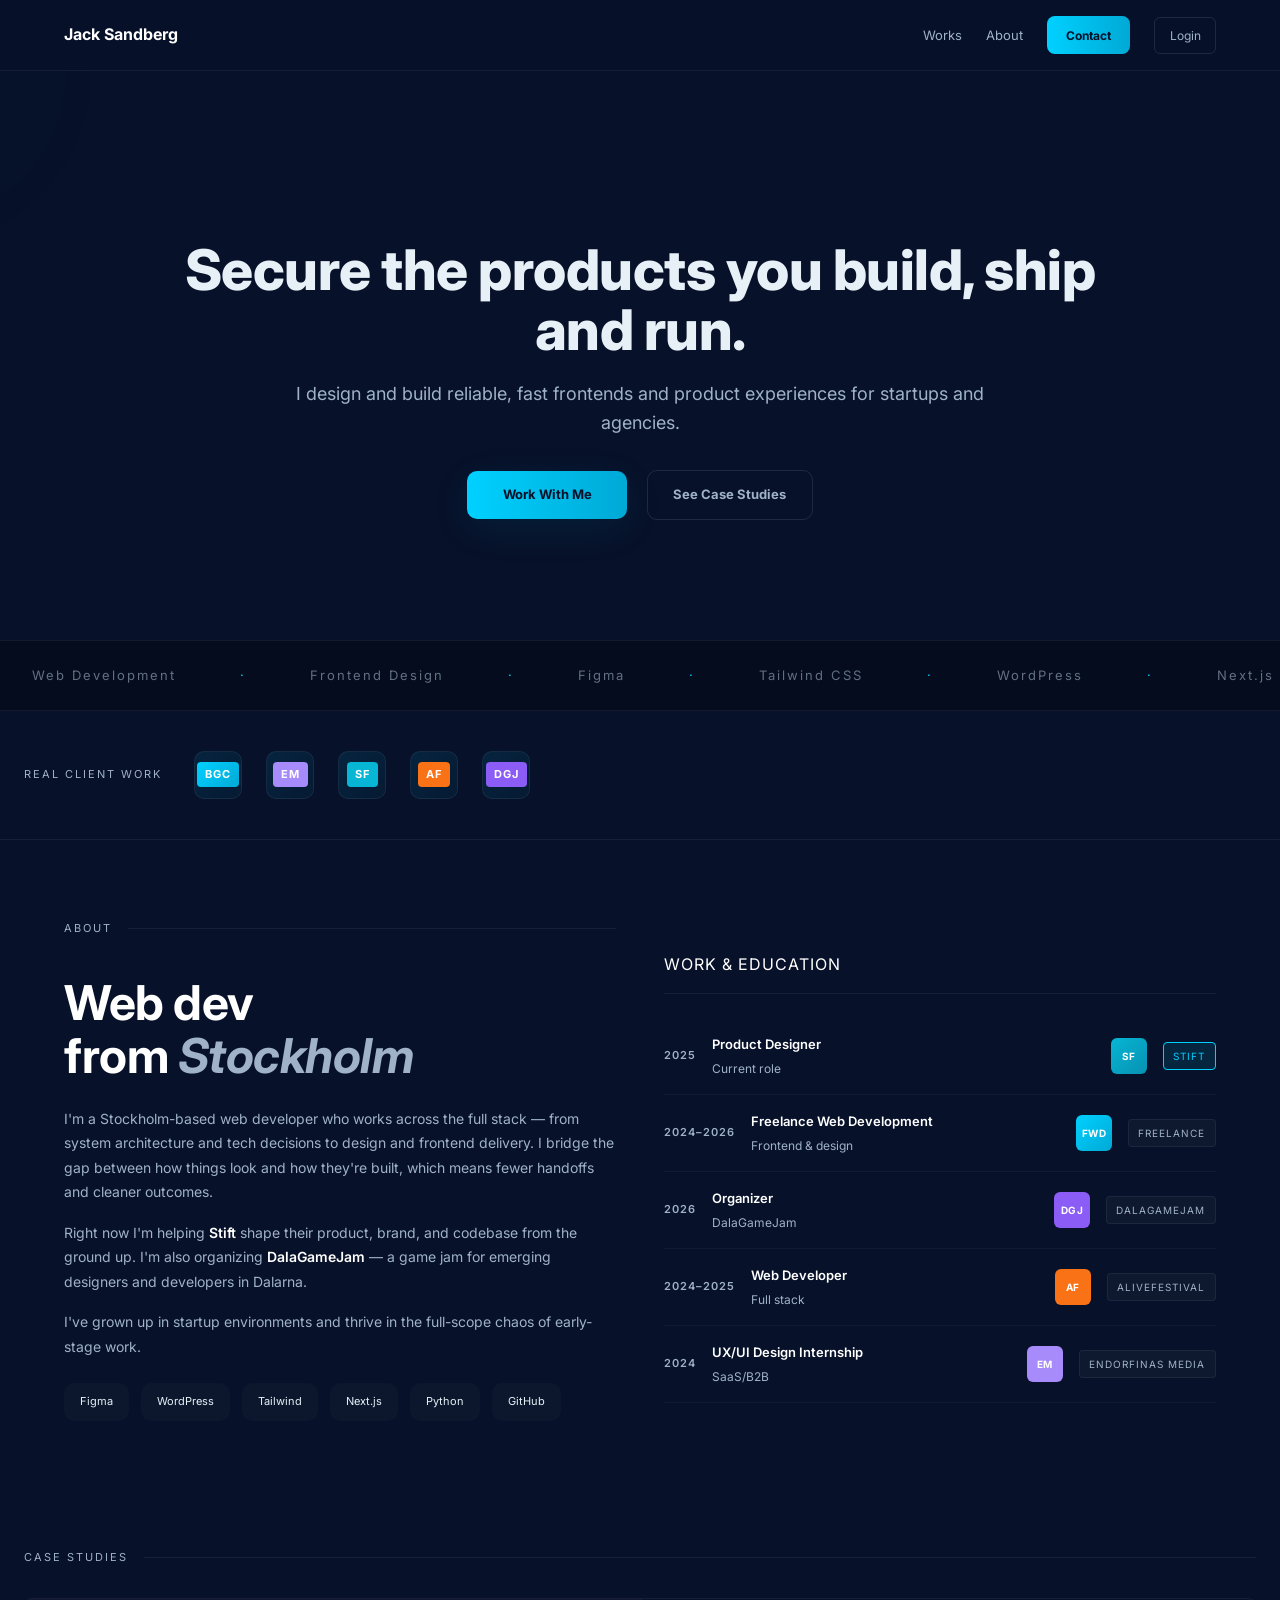
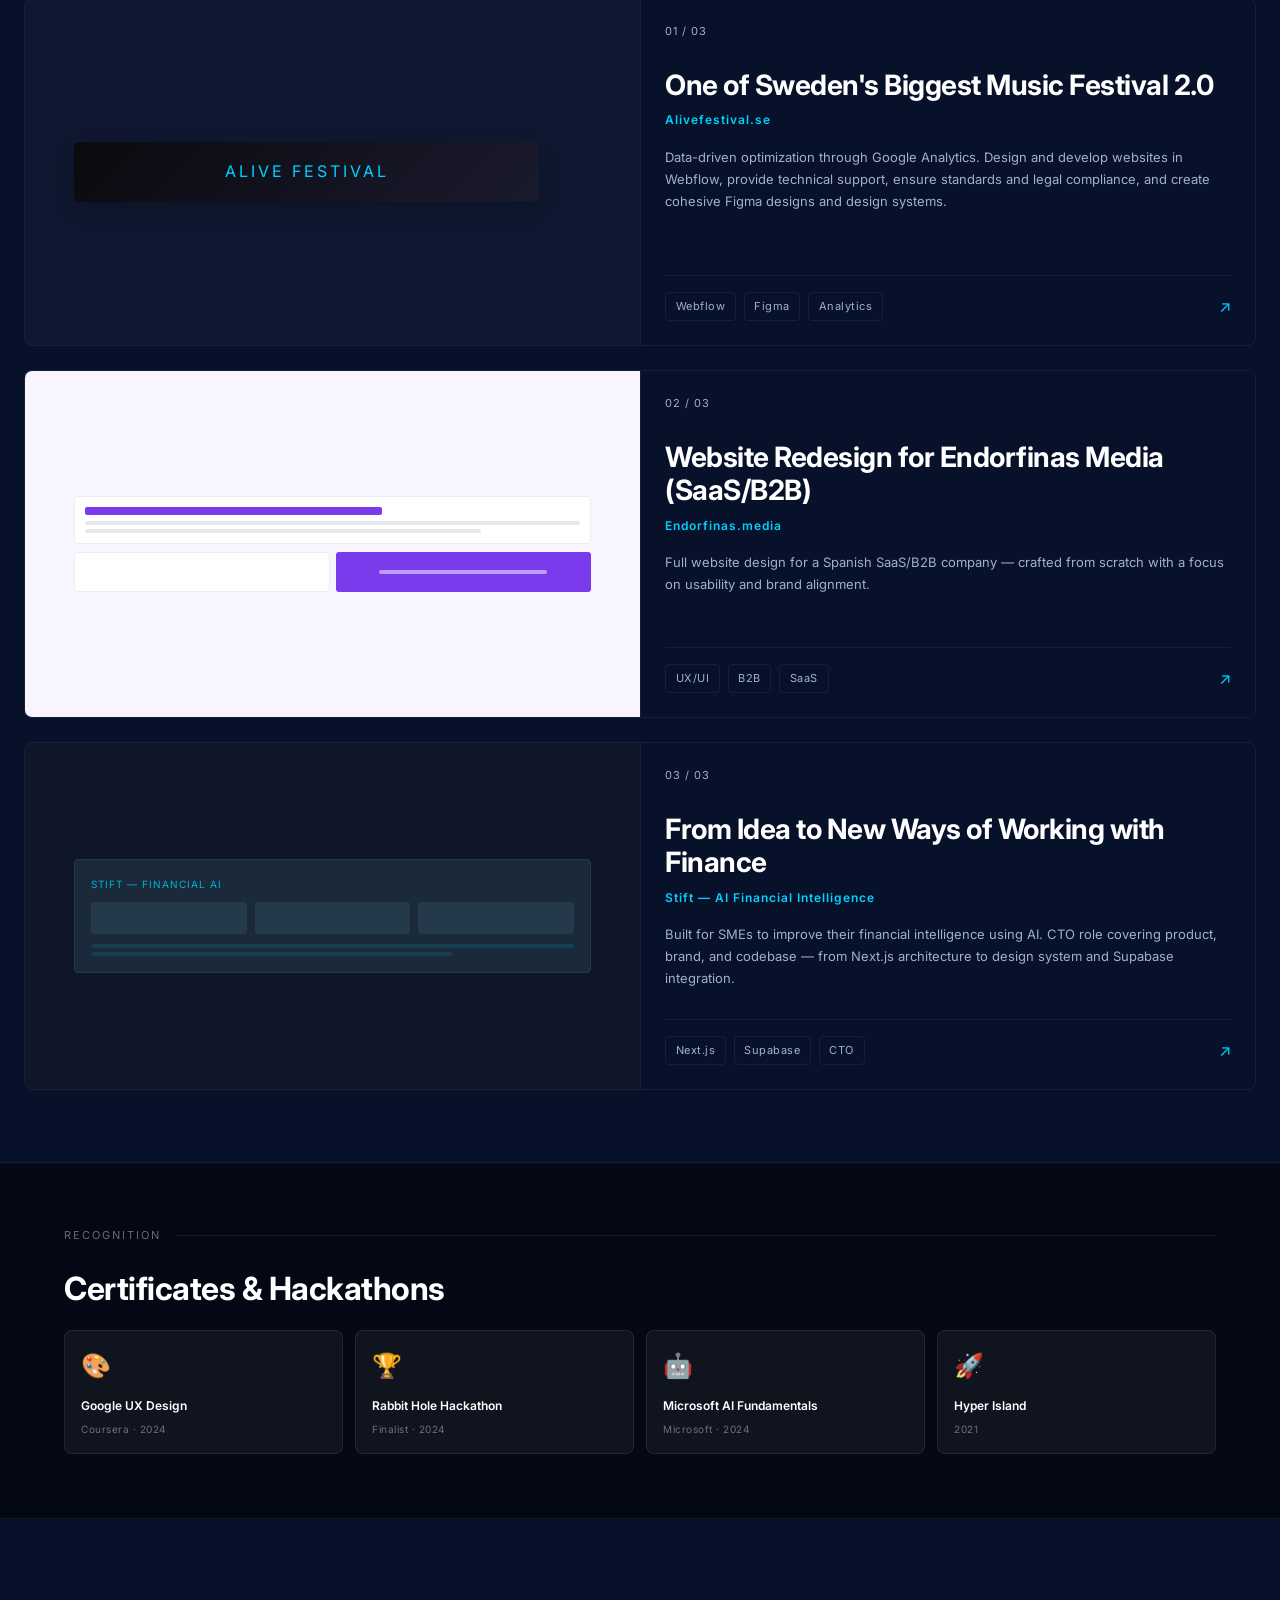
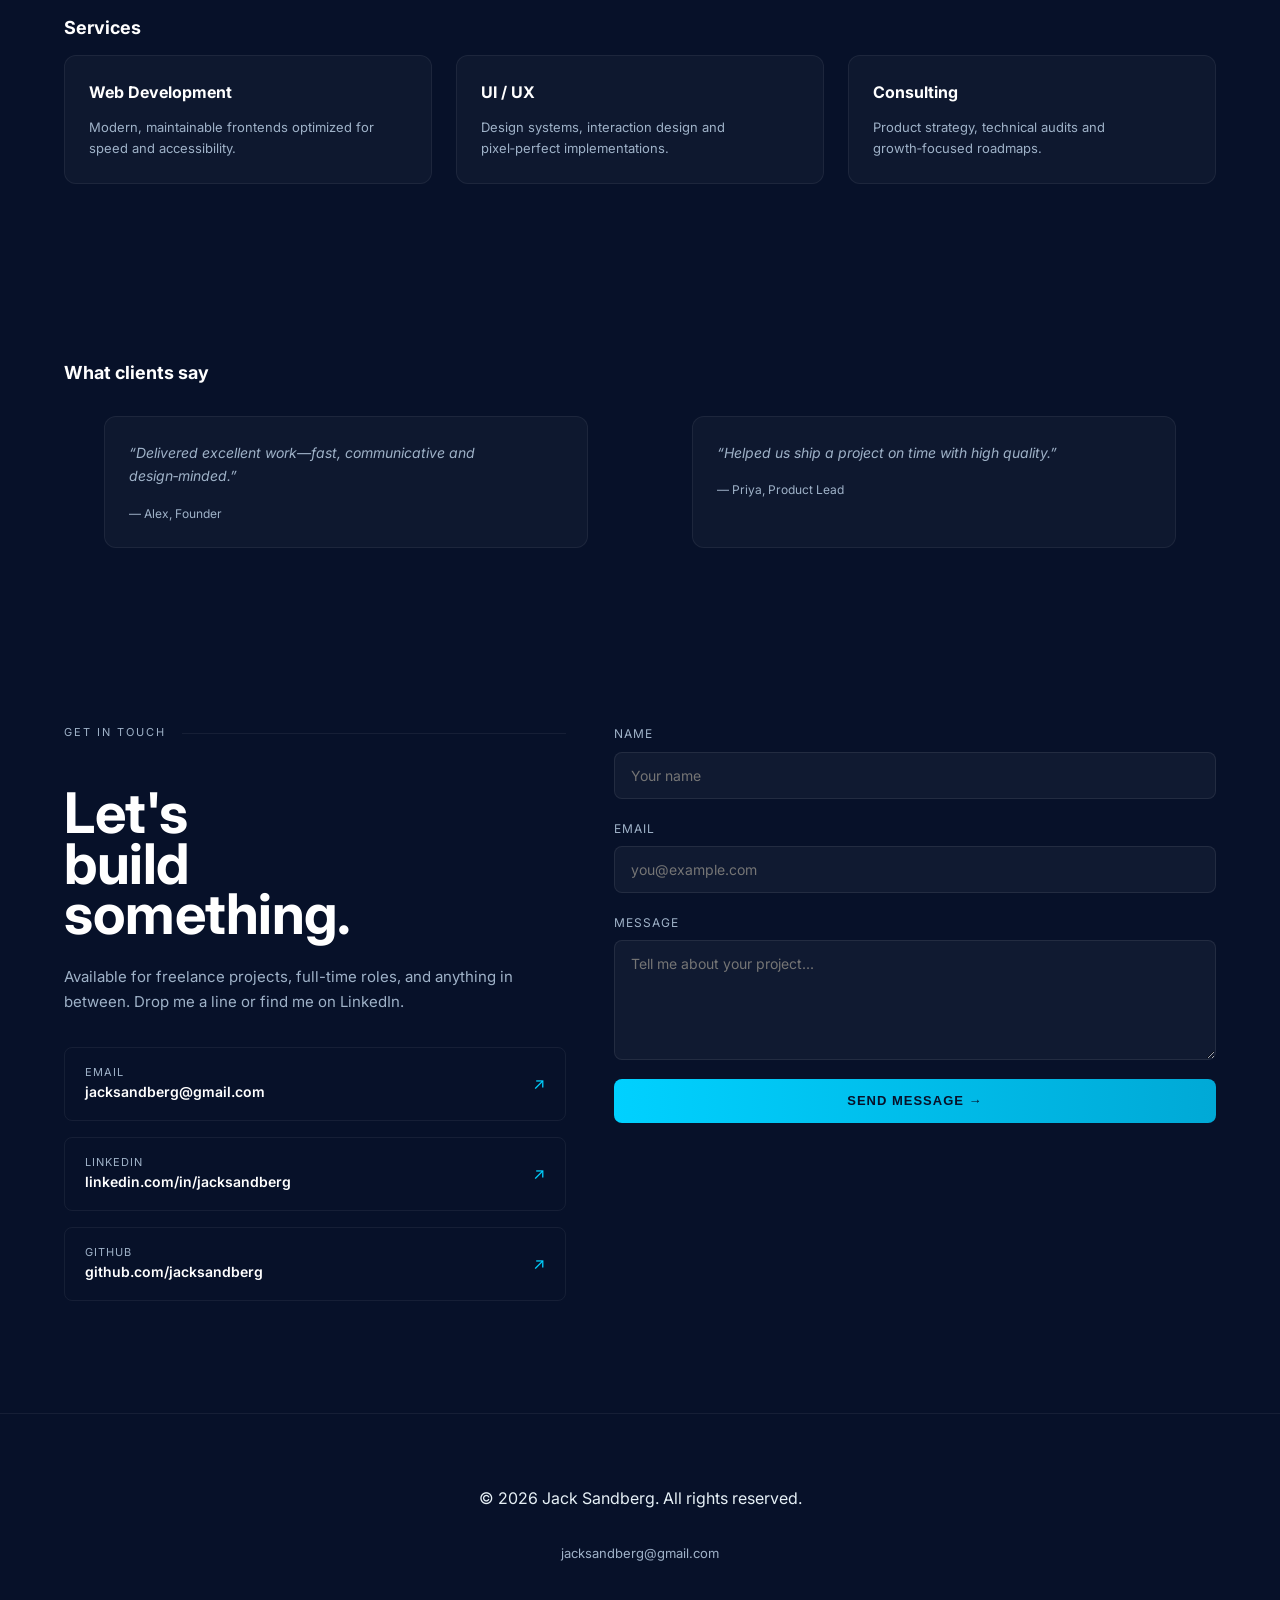
<file: index.html>
<!doctype html>
<html lang="en">
<head>
  <meta charset="utf-8">
  <meta name="viewport" content="width=device-width, initial-scale=1">
  <title>Jane Developer — Web Developer & Consultant</title>
  <meta name="description" content="Freelance frontend developer specializing in web apps, UX and performance.">
  <link rel="preconnect" href="https://fonts.gstatic.com" crossorigin>
  <link href="https://fonts.googleapis.com/css2?family=Inter:wght@300;400;600;700;900&display=swap" rel="stylesheet">
  <link rel="stylesheet" href="css/style.css">
</head>
<body>
  <header class="site-header">
    <div class="container header-inner">
      <a class="brand" href="#">Jack Sandberg</a>
      <nav class="nav">
        <a href="#works">Works</a>
        <a href="#about">About</a>
        <a href="#contact" class="cta">Contact</a>
        <a href="#" class="login">Login</a>
      </nav>
    </div>
  </header>

  <main>
    <!-- Hero -->
    <section class="hero" id="home">
      <div class="hero-inner container">
        <div class="hero-center">
          <h1 class="hero-title">Secure the products you build, ship and run.</h1>
          <p class="hero-sub">I design and build reliable, fast frontends and product experiences for startups and agencies.</p>
          <div class="hero-ctas">
            <a class="btn primary" href="#contact">Work With Me</a>
            <a class="btn ghost" href="#works">See Case Studies</a>
          </div>
        </div>
      </div>
      <div class="hero-bg">
        <div class="float-shape s1"></div>
        <div class="float-shape s2"></div>
      </div>
    </section>

    <!-- Marquee (from inspo) -->
    <div class="marquee-wrap">
      <div class="marquee-track">
        <span>Web Development</span><span class="hi">·</span>
        <span>Frontend Design</span><span class="hi">·</span>
        <span>Figma</span><span class="hi">·</span>
        <span>Tailwind CSS</span><span class="hi">·</span>
        <span>WordPress</span><span class="hi">·</span>
        <span>Next.js</span><span class="hi">·</span>
        <span>SEO & Conversion</span><span class="hi">·</span>
        <span>System Architecture</span><span class="hi">·</span>
        <span>Stockholm, Sweden</span><span class="hi">·</span>
      </div>
    </div>

    <!-- Clients -->
    <div class="clients">
      <span class="clients-label">Real client work</span>
      <div class="clients-logos">
        <div class="client-logo"><span class="client-logo-txt">BGC</span></div>
        <div class="client-logo"><span class="client-logo-txt" style="background:#a78bfa">EM</span></div>
        <div class="client-logo"><span class="client-logo-txt" style="background:#06b6d4">SF</span></div>
        <div class="client-logo"><span class="client-logo-txt" style="background:#f97316">AF</span></div>
        <div class="client-logo"><span class="client-logo-txt" style="background:#8b5cf6">DGJ</span></div>
      </div>
    </div>

    <!-- About (merged from inspo) -->
    <section class="about" id="about">
      <div class="container about-inner">
        <div class="about-text">
          <div class="section-tag">About</div>
          <h2>Web dev<br>from <em>Stockholm</em></h2>
          <p>I'm a Stockholm-based web developer who works across the full stack — from system architecture and tech decisions to design and frontend delivery. I bridge the gap between how things look and how they're built, which means fewer handoffs and cleaner outcomes.</p>
          <p>Right now I'm helping <strong>Stift</strong> shape their product, brand, and codebase from the ground up. I'm also organizing <strong>DalaGameJam</strong> — a game jam for emerging designers and developers in Dalarna.</p>
          <p>I've grown up in startup environments and thrive in the full-scope chaos of early-stage work.</p>
          <div style="margin-top:24px;display:flex;gap:12px;flex-wrap:wrap">
            <div style="padding:10px 16px;background:var(--glass);border-radius:10px;font-size:11px">Figma</div>
            <div style="padding:10px 16px;background:var(--glass);border-radius:10px;font-size:11px">WordPress</div>
            <div style="padding:10px 16px;background:var(--glass);border-radius:10px;font-size:11px">Tailwind</div>
            <div style="padding:10px 16px;background:var(--glass);border-radius:10px;font-size:11px">Next.js</div>
            <div style="padding:10px 16px;background:var(--glass);border-radius:10px;font-size:11px">Python</div>
            <div style="padding:10px 16px;background:var(--glass);border-radius:10px;font-size:11px">GitHub</div>
          </div>
        </div>
        <div>
          <div class="exp-section">
            <div class="exp-heading">Work & Education</div>
            <div class="exp-row"><span class="exp-year">2025</span><div class="exp-role">Product Designer<small>Current role</small></div><div class="exp-logo accent">SF</div><span class="exp-company accent">Stift</span></div>
            <div class="exp-row"><span class="exp-year">2024–2026</span><div class="exp-role">Freelance Web Development<small>Frontend & design</small></div><div class="exp-logo">FWD</div><span class="exp-company">Freelance</span></div>
            <div class="exp-row"><span class="exp-year">2026</span><div class="exp-role">Organizer<small>DalaGameJam</small></div><div class="exp-logo" style="background:#8b5cf6">DGJ</div><span class="exp-company">DalaGameJam</span></div>
            <div class="exp-row"><span class="exp-year">2024–2025</span><div class="exp-role">Web Developer<small>Full stack</small></div><div class="exp-logo" style="background:#f97316">AF</div><span class="exp-company">Alivefestival</span></div>
            <div class="exp-row"><span class="exp-year">2024</span><div class="exp-role">UX/UI Design Internship<small>SaaS/B2B</small></div><div class="exp-logo" style="background:#a78bfa">EM</div><span class="exp-company">Endorfinas Media</span></div>
          </div>
        </div>
      </div>
    </section>

    <!-- Works / Case Studies (from inspo) -->
    <section class="works" id="works">
      <div class="section-tag">Case Studies</div>

      <!-- Project 1 -->
      <a href="#" class="work-item">
        <div class="work-thumb">
          <div style="width:88%;padding:12px">
            <div class="mock-screen">
              <div class="mock-bar">
                <div class="mock-dot" style="background:#ff5f57"></div>
                <div class="mock-dot" style="background:#febc2e"></div>
                <div class="mock-dot" style="background:#28c840"></div>
              </div>
              <div class="mock-body">
                <div class="mock-img" style="background:linear-gradient(135deg,#0a0a0f,#1a1a2e);height:60px;display:flex;align-items:center;justify-content:center">
                  <span style="font-family:var(--ff);font-size:16px;color:var(--accent);letter-spacing:3px">ALIVE FESTIVAL</span>
                </div>
                <div class="mock-line hi"></div>
                <div class="mock-line" style="width:80%"></div>
                <div class="mock-line" style="width:60%"></div>
              </div>
            </div>
          </div>
        </div>
        <div class="work-body">
          <div>
            <div class="work-num">01 / 03</div>
            <h3 class="work-title">One of Sweden's Biggest Music Festival 2.0</h3>
            <div class="work-client">Alivefestival.se</div>
            <p class="work-desc">Data-driven optimization through Google Analytics. Design and develop websites in Webflow, provide technical support, ensure standards and legal compliance, and create cohesive Figma designs and design systems.</p>
          </div>
          <div class="work-footer">
            <div class="work-tags">
              <span class="tag">Webflow</span>
              <span class="tag">Figma</span>
              <span class="tag">Analytics</span>
            </div>
            <span class="work-arrow">↗</span>
          </div>
        </div>
      </a>

      <!-- Project 2 -->
      <a href="#" class="work-item">
        <div class="work-thumb" style="background:#f8f5ff">
          <div style="width:88%;display:flex;flex-direction:column;gap:8px;padding:12px">
            <div style="background:#fff;border:1px solid #eee;border-radius:3px;padding:10px">
              <div style="height:8px;background:#7c3aed;border-radius:2px;width:60%;margin-bottom:6px"></div>
              <div style="height:4px;background:#e5e7eb;border-radius:2px;margin-bottom:4px"></div>
              <div style="height:4px;background:#e5e7eb;border-radius:2px;width:80%"></div>
            </div>
            <div style="display:grid;grid-template-columns:1fr 1fr;gap:6px">
              <div style="background:#fff;border:1px solid #eee;border-radius:3px;padding:8px;height:40px"></div>
              <div style="background:#7c3aed;border-radius:3px;padding:8px;height:40px;display:flex;align-items:center;justify-content:center">
                <div style="height:4px;background:rgba(255,255,255,0.5);border-radius:2px;width:70%"></div>
              </div>
            </div>
          </div>
        </div>
        <div class="work-body">
          <div>
            <div class="work-num">02 / 03</div>
            <h3 class="work-title">Website Redesign for Endorfinas Media (SaaS/B2B)</h3>
            <div class="work-client">Endorfinas.media</div>
            <p class="work-desc">Full website design for a Spanish SaaS/B2B company — crafted from scratch with a focus on usability and brand alignment.</p>
          </div>
          <div class="work-footer">
            <div class="work-tags">
              <span class="tag">UX/UI</span>
              <span class="tag">B2B</span>
              <span class="tag">SaaS</span>
            </div>
            <span class="work-arrow">↗</span>
          </div>
        </div>
      </a>

      <!-- Project 3 -->
      <a href="#" class="work-item">
        <div class="work-thumb" style="background:#0f1628">
          <div style="width:88%;padding:12px">
            <div style="background:#1a2a3a;border:1px solid #243a4a;border-radius:4px;padding:16px">
              <div style="font-family:var(--ff);font-size:10px;color:#00b4d8;margin-bottom:10px;letter-spacing:1px">STIFT — FINANCIAL AI</div>
              <div style="display:flex;gap:8px;margin-bottom:10px">
                <div style="flex:1;background:#243a4a;border-radius:3px;height:32px"></div>
                <div style="flex:1;background:#243a4a;border-radius:3px;height:32px"></div>
                <div style="flex:1;background:#243a4a;border-radius:3px;height:32px"></div>
              </div>
              <div style="height:4px;background:rgba(0,180,216,0.15);border-radius:2px;margin-bottom:4px"></div>
              <div style="height:4px;background:rgba(0,180,216,0.15);border-radius:2px;width:75%"></div>
            </div>
          </div>
        </div>
        <div class="work-body">
          <div>
            <div class="work-num">03 / 03</div>
            <h3 class="work-title">From Idea to New Ways of Working with Finance</h3>
            <div class="work-client">Stift — AI Financial Intelligence</div>
            <p class="work-desc">Built for SMEs to improve their financial intelligence using AI. CTO role covering product, brand, and codebase — from Next.js architecture to design system and Supabase integration.</p>
          </div>
          <div class="work-footer">
            <div class="work-tags">
              <span class="tag">Next.js</span>
              <span class="tag">Supabase</span>
              <span class="tag">CTO</span>
            </div>
            <span class="work-arrow">↗</span>
          </div>
        </div>
      </a>
    </section>

    <!-- Certs / Recognition -->
    <section class="certs">
      <div class="container">
        <div class="section-tag">Recognition</div>
        <h2 class="certs-heading">Certificates & Hackathons</h2>
        <div class="certs-grid">
          <div class="cert-card"><span class="cert-icon">🎨</span><div class="cert-name">Google UX Design</div><div class="cert-issuer">Coursera · 2024</div></div>
          <div class="cert-card"><span class="cert-icon">🏆</span><div class="cert-name">Rabbit Hole Hackathon</div><div class="cert-issuer">Finalist · 2024</div></div>
          <div class="cert-card"><span class="cert-icon">🤖</span><div class="cert-name">Microsoft AI Fundamentals</div><div class="cert-issuer">Microsoft · 2024</div></div>
          <div class="cert-card"><span class="cert-icon">🚀</span><div class="cert-name">Hyper Island</div><div class="cert-issuer">2021</div></div>
        </div>
      </div>
    </section>

    <!-- Services -->
    <section class="services" id="services">
      <div class="container">
        <h2>Services</h2>
        <div class="services-grid">
          <div class="service-card card">
            <h3>Web Development</h3>
            <p>Modern, maintainable frontends optimized for speed and accessibility.</p>
          </div>
          <div class="service-card card">
            <h3>UI / UX</h3>
            <p>Design systems, interaction design and pixel‑perfect implementations.</p>
          </div>
          <div class="service-card card">
            <h3>Consulting</h3>
            <p>Product strategy, technical audits and growth‑focused roadmaps.</p>
          </div>
        </div>
      </div>
    </section>

    <!-- Testimonials -->
    <section class="testimonials">
      <div class="container">
        <h2>What clients say</h2>
        <div class="testimonials-grid">
          <blockquote class="testimonial card">
            <p>“Delivered excellent work—fast, communicative and design‑minded.”</p>
            <footer>— Alex, Founder</footer>
          </blockquote>
          <blockquote class="testimonial card">
            <p>“Helped us ship a project on time with high quality.”</p>
            <footer>— Priya, Product Lead</footer>
          </blockquote>
        </div>
      </div>
    </section>

    <!-- Contact (from inspo) -->
    <section class="contact" id="contact">
      <div class="container">
        <div class="contact-inner">
          <div class="contact-left">
            <div class="section-tag">Get in touch</div>
            <h2>Let's<br>build<br>something.</h2>
            <p>Available for freelance projects, full-time roles, and anything in between. Drop me a line or find me on LinkedIn.</p>
            <div class="contact-links">
              <a href="mailto:jacksandberg@gmail.com" class="contact-link">
                <div>
                  <div class="contact-link-label">Email</div>
                  <div class="contact-link-val">jacksandberg@gmail.com</div>
                </div>
                <span class="contact-link-arrow">↗</span>
              </a>
              <a href="https://linkedin.com" target="_blank" class="contact-link">
                <div>
                  <div class="contact-link-label">LinkedIn</div>
                  <div class="contact-link-val">linkedin.com/in/jacksandberg</div>
                </div>
                <span class="contact-link-arrow">↗</span>
              </a>
              <a href="https://github.com" target="_blank" class="contact-link">
                <div>
                  <div class="contact-link-label">GitHub</div>
                  <div class="contact-link-val">github.com/jacksandberg</div>
                </div>
                <span class="contact-link-arrow">↗</span>
              </a>
            </div>
          </div>
          <div class="contact-form">
            <div>
              <label>Name</label>
              <input type="text" placeholder="Your name">
            </div>
            <div>
              <label>Email</label>
              <input type="email" placeholder="you@example.com">
            </div>
            <div>
              <label>Message</label>
              <textarea placeholder="Tell me about your project..."></textarea>
            </div>
            <button class="btn-submit" onclick="handleSubmit(this)">Send Message →</button>
          </div>
        </div>
      </div>
    </section>
  </main>

  <footer class="site-footer">
    <div class="container footer-inner">
      <p>© 2026 Jack Sandberg. All rights reserved.</p>
      <nav class="footer-nav">
        <a href="mailto:jacksandberg@gmail.com">jacksandberg@gmail.com</a>
      </nav>
    </div>
  </footer>

  <script src="js/main.js" defer></script>
</body>
</html>
</file>
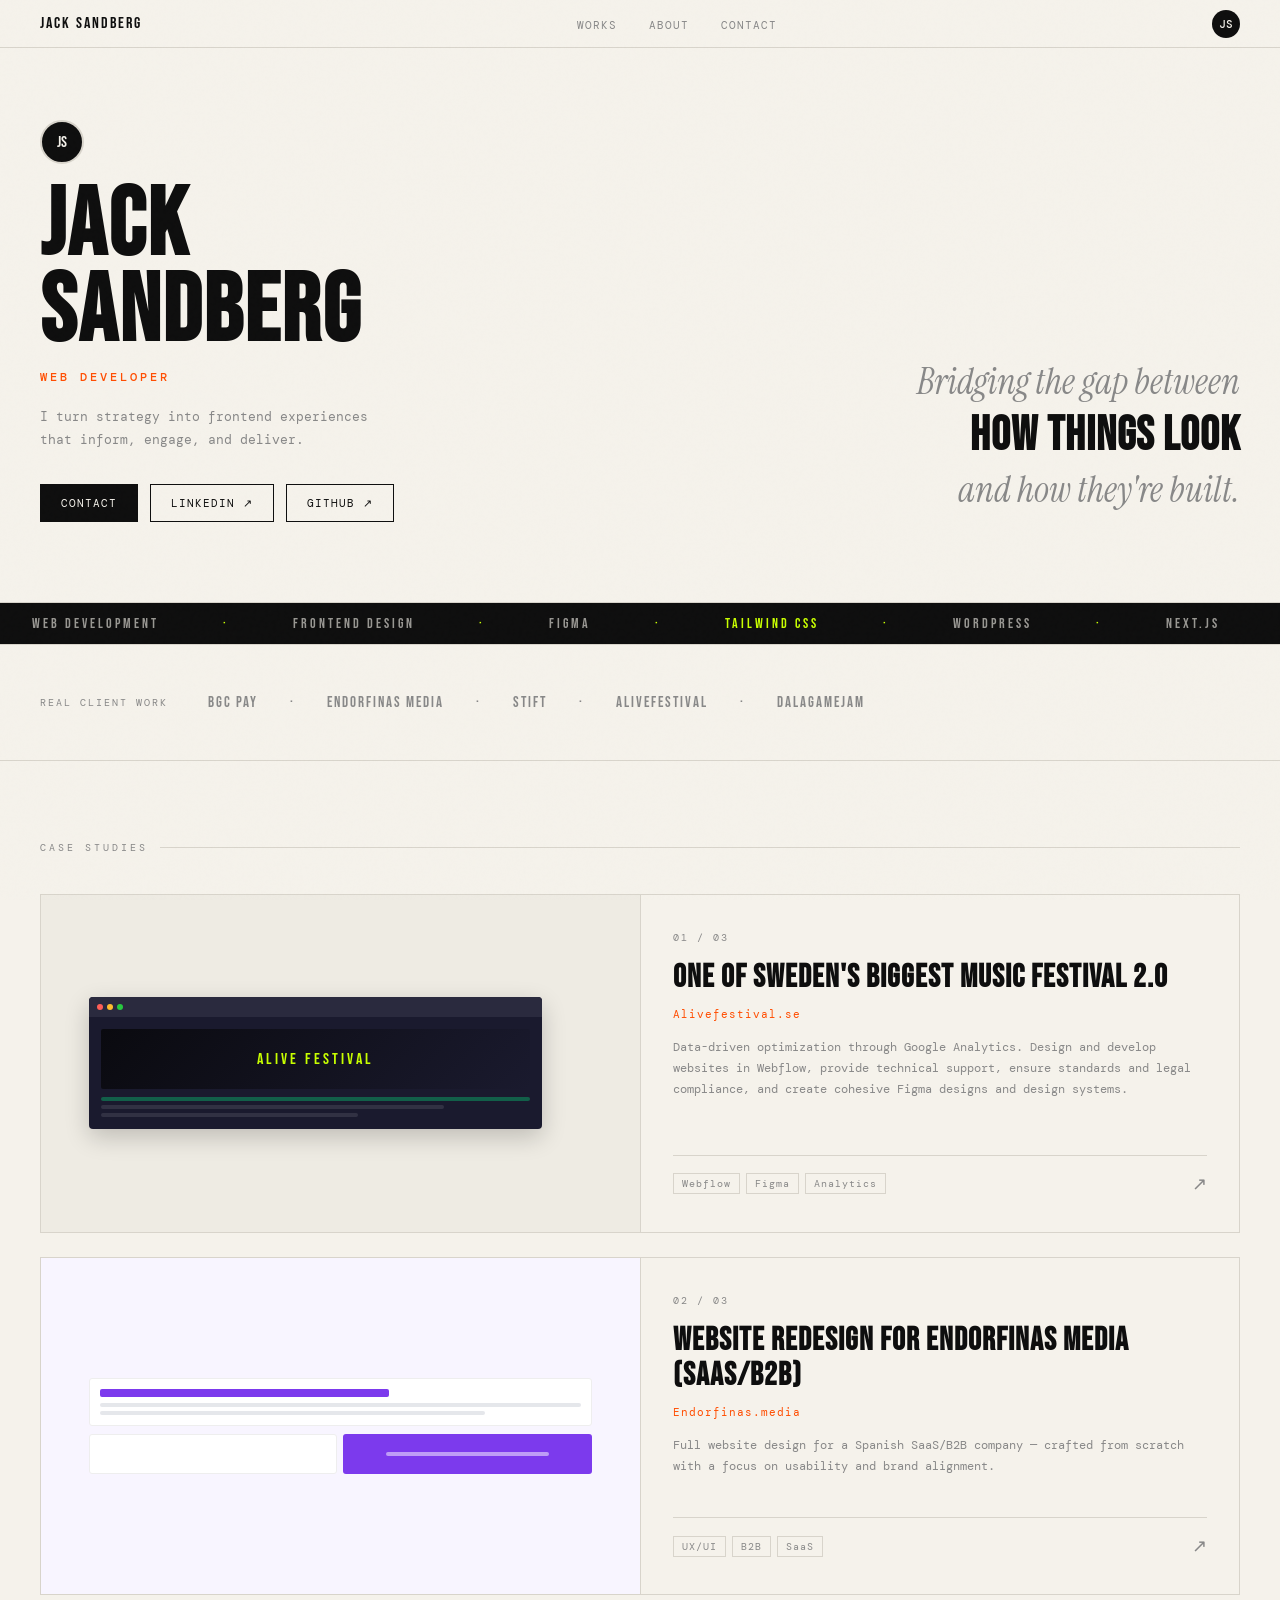
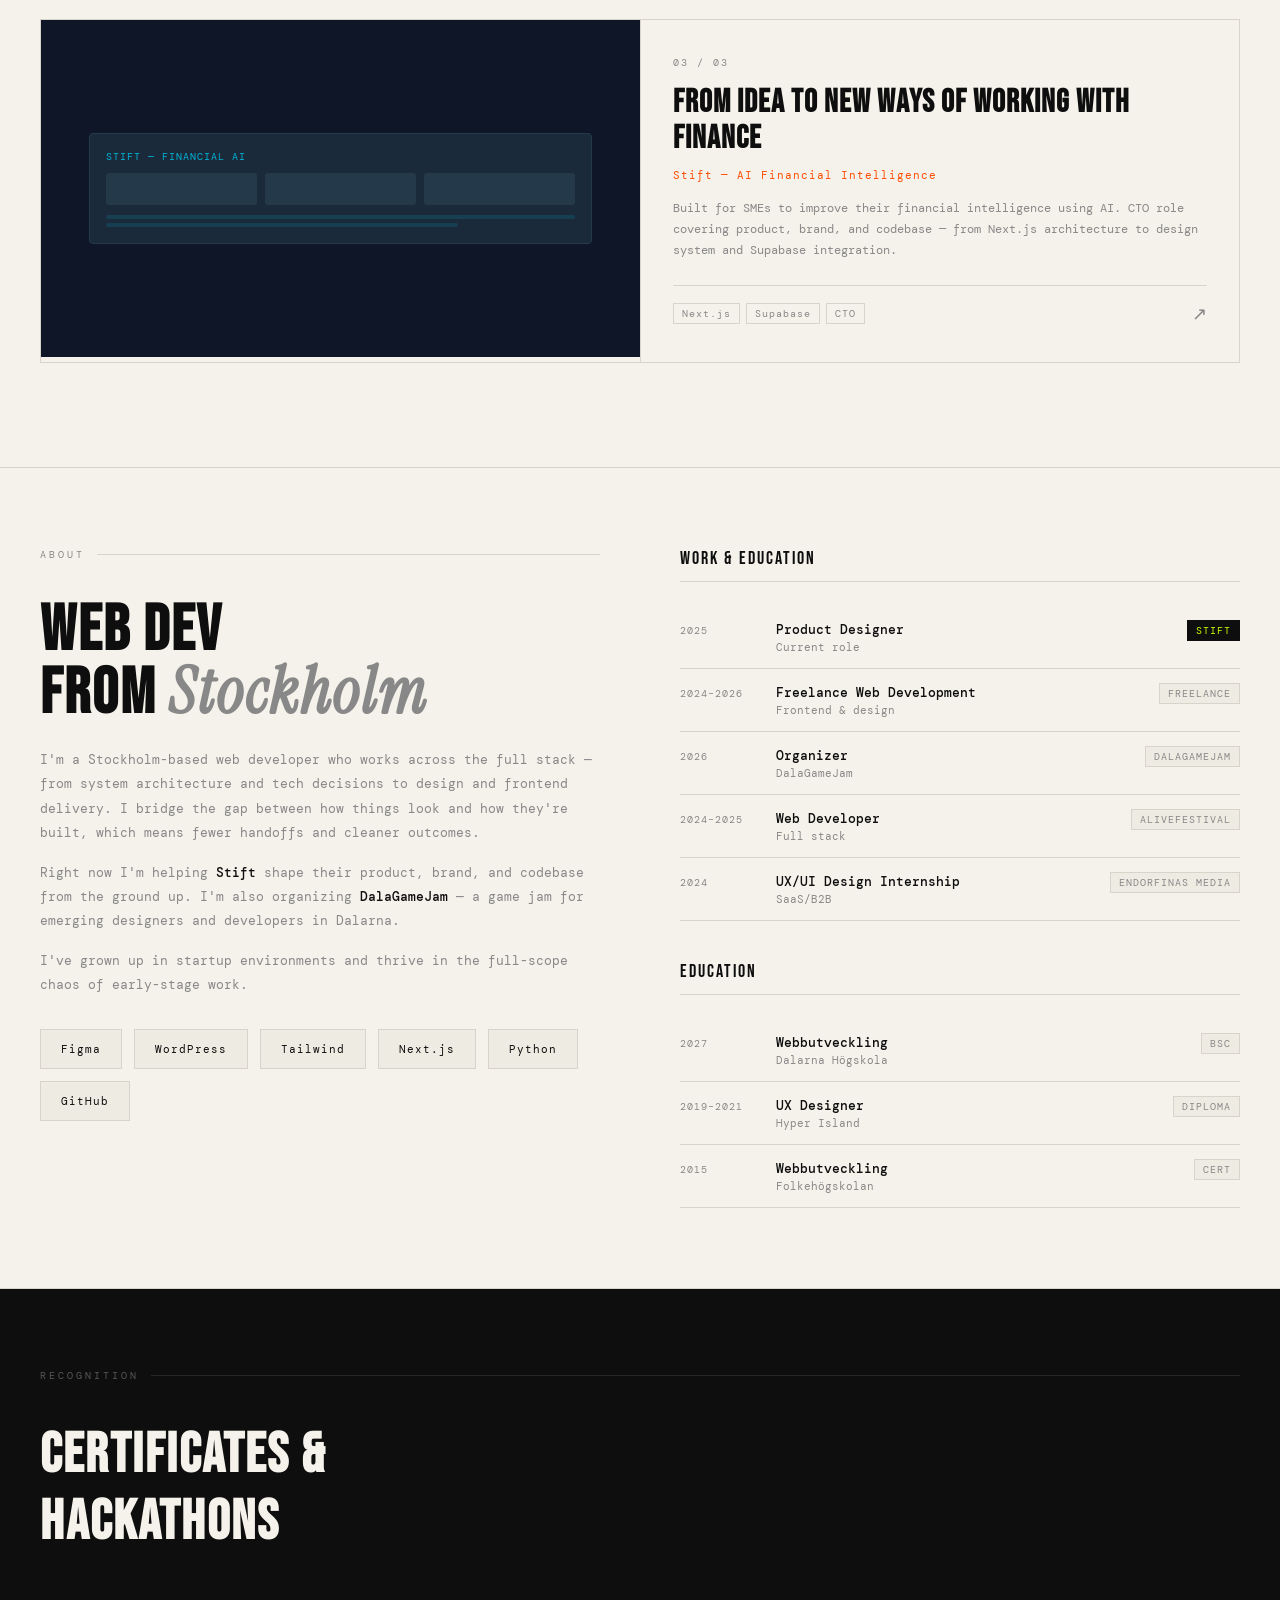
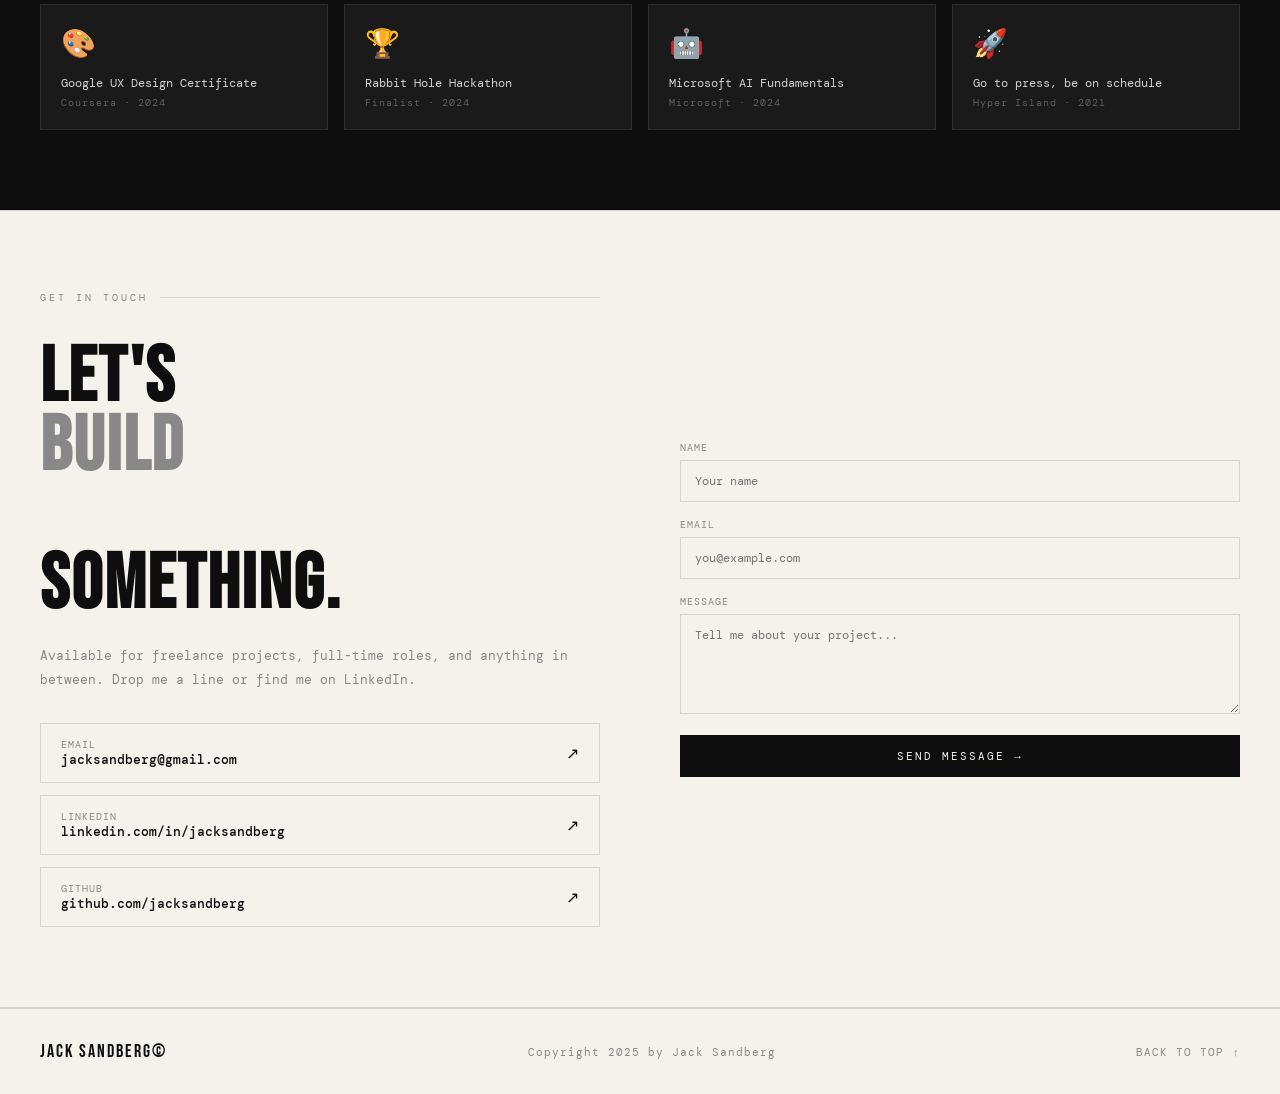
<file: index_inspo.html>
<!DOCTYPE html>
<html lang="en">
<head>
<meta charset="UTF-8">
<meta name="viewport" content="width=device-width, initial-scale=1.0">
<title>Jack Sandberg — Web Developer</title>
<link rel="preconnect" href="https://fonts.googleapis.com">
<link href="https://fonts.googleapis.com/css2?family=Bebas+Neue&family=Instrument+Serif:ital@0;1&family=DM+Mono:wght@300;400;500&display=swap" rel="stylesheet">
<style>
*{box-sizing:border-box;margin:0;padding:0}
:root{
  --bg:#f5f2eb;
  --ink:#0e0e0e;
  --muted:#888;
  --line:#d8d4cb;
  --accent:#c8ff00;
  --accent2:#ff4d00;
  --white:#ffffff;
  --card:#eeebe3;
  --bebas:'Bebas Neue',sans-serif;
  --serif:'Instrument Serif',serif;
  --mono:'DM Mono',monospace;
}

html{scroll-behavior:smooth}
body{background:var(--bg);color:var(--ink);font-family:var(--mono);overflow-x:hidden}

/* NOISE TEXTURE */
body::after{
  content:'';position:fixed;inset:0;
  background-image:url("data:image/svg+xml,%3Csvg viewBox='0 0 256 256' xmlns='http://www.w3.org/2000/svg'%3E%3Cfilter id='n'%3E%3CfeTurbulence type='fractalNoise' baseFrequency='0.9' numOctaves='4' stitchTiles='stitch'/%3E%3C/filter%3E%3Crect width='100%25' height='100%25' filter='url(%23n)' opacity='0.04'/%3E%3C/svg%3E");
  pointer-events:none;z-index:9999;opacity:0.4
}

/* NAV */
nav{
  position:fixed;top:0;left:0;right:0;z-index:100;
  display:flex;align-items:center;justify-content:space-between;
  padding:0 40px;height:48px;
  background:rgba(245,242,235,0.9);backdrop-filter:blur(8px);
  border-bottom:1px solid var(--line)
}
.nav-name{font-family:var(--bebas);font-size:16px;letter-spacing:2px;color:var(--ink)}
.nav-links{display:flex;gap:32px;list-style:none}
.nav-links a{font-size:11px;color:var(--muted);text-decoration:none;letter-spacing:1px;text-transform:uppercase;transition:color 0.2s}
.nav-links a:hover{color:var(--ink)}
.nav-dot{width:28px;height:28px;background:var(--ink);border-radius:50%;display:flex;align-items:center;justify-content:center}
.nav-dot span{font-size:11px;color:var(--bg);font-weight:500}

/* HERO */
.hero{
  padding:120px 40px 80px;
  display:grid;grid-template-columns:1fr 1fr;
  align-items:end;gap:40px;
  border-bottom:1px solid var(--line);
  position:relative;overflow:hidden
}
.hero-left{}
.hero-avatar{
  width:44px;height:44px;border-radius:50%;
  background:var(--ink);display:flex;align-items:center;justify-content:center;
  font-family:var(--bebas);font-size:16px;color:var(--bg);
  margin-bottom:20px;border:2px solid var(--line)
}
.hero-name{
  font-family:var(--bebas);font-size:clamp(56px,8vw,96px);
  line-height:0.9;letter-spacing:2px;color:var(--ink);
  margin-bottom:12px
}
.hero-title{
  font-family:var(--mono);font-size:12px;color:var(--accent2);
  letter-spacing:3px;text-transform:uppercase;
  margin-bottom:20px;font-weight:500
}
.hero-sub{
  font-size:13px;color:var(--muted);line-height:1.8;
  max-width:340px;margin-bottom:32px
}
.hero-btns{display:flex;gap:12px;flex-wrap:wrap}
.btn-fill{
  font-size:11px;letter-spacing:1px;text-transform:uppercase;
  background:var(--ink);color:var(--bg);
  padding:11px 20px;border:1px solid var(--ink);
  text-decoration:none;transition:all 0.2s;display:inline-block
}
.btn-fill:hover{background:var(--accent);color:var(--ink);border-color:var(--accent)}
.btn-outline{
  font-size:11px;letter-spacing:1px;text-transform:uppercase;
  background:transparent;color:var(--ink);
  padding:11px 20px;border:1px solid var(--ink);
  text-decoration:none;transition:all 0.2s;display:inline-block
}
.btn-outline:hover{background:var(--ink);color:var(--bg)}

.hero-right{text-align:right;padding-bottom:8px}
.hero-tagline{
  font-family:var(--serif);font-size:clamp(22px,3vw,36px);
  font-style:italic;line-height:1.3;color:var(--muted);
  max-width:380px;margin-left:auto
}
.hero-tagline strong{color:var(--ink);font-style:normal;font-family:var(--bebas);font-size:1.3em;letter-spacing:1px}

/* MARQUEE */
.marquee-wrap{
  overflow:hidden;border-bottom:1px solid var(--line);
  background:var(--ink);padding:12px 0
}
.marquee-track{
  display:flex;gap:0;white-space:nowrap;
  animation:marquee 18s linear infinite
}
.marquee-track span{
  font-family:var(--bebas);font-size:14px;
  color:var(--bg);letter-spacing:3px;
  padding:0 32px;opacity:0.6
}
.marquee-track span.hi{color:var(--accent);opacity:1}
@keyframes marquee{0%{transform:translateX(0)}100%{transform:translateX(-50%)}}

/* CLIENTS */
.clients{
  padding:48px 40px;border-bottom:1px solid var(--line);
  display:flex;align-items:center;gap:40px
}
.clients-label{font-size:10px;letter-spacing:2px;text-transform:uppercase;color:var(--muted);white-space:nowrap;flex-shrink:0}
.clients-logos{display:flex;gap:32px;align-items:center;flex-wrap:wrap}
.client-pill{
  font-family:var(--bebas);font-size:15px;letter-spacing:2px;
  color:var(--muted);transition:color 0.2s
}
.client-pill:hover{color:var(--ink)}

/* SECTION LABEL */
.section-tag{
  font-size:10px;letter-spacing:3px;text-transform:uppercase;
  color:var(--muted);margin-bottom:40px;
  display:flex;align-items:center;gap:12px
}
.section-tag::after{content:'';flex:1;height:1px;background:var(--line)}

/* WORKS */
.works{padding:80px 40px;border-bottom:1px solid var(--line)}
.work-item{
  display:grid;grid-template-columns:1fr 1fr;
  gap:0;border:1px solid var(--line);
  margin-bottom:24px;transition:border-color 0.3s;
  text-decoration:none;color:inherit
}
.work-item:hover{border-color:var(--ink)}
.work-item:hover .work-arrow{transform:rotate(-45deg)}
.work-thumb{
  aspect-ratio:16/9;overflow:hidden;
  background:var(--card);
  display:flex;align-items:center;justify-content:center;
  position:relative
}
.work-thumb-inner{
  width:80%;height:80%;
  display:flex;align-items:center;justify-content:center;
  font-family:var(--bebas);font-size:11px;letter-spacing:2px;
  color:var(--muted);border:1px dashed var(--line);
  flex-direction:column;gap:8px
}
.thumb-icon{font-size:32px;opacity:0.5}
/* mockup screens */
.mock-screen{
  width:90%;background:#1a1a2e;border-radius:4px;overflow:hidden;
  box-shadow:0 8px 24px rgba(0,0,0,0.2)
}
.mock-bar{height:20px;background:#2a2a3e;display:flex;align-items:center;gap:4px;padding:0 8px}
.mock-dot{width:6px;height:6px;border-radius:50%}
.mock-body{padding:12px;display:flex;flex-direction:column;gap:4px}
.mock-line{height:4px;background:rgba(255,255,255,0.1);border-radius:2px}
.mock-line.hi{background:rgba(0,255,136,0.3)}
.mock-img{height:48px;background:linear-gradient(135deg,#1a1a3e,#2d1b6a);border-radius:2px;margin-bottom:4px}

.work-body{padding:36px 32px;display:flex;flex-direction:column;justify-content:space-between;border-left:1px solid var(--line)}
.work-num{font-size:10px;color:var(--muted);letter-spacing:2px;margin-bottom:16px}
.work-title{font-family:var(--bebas);font-size:clamp(20px,2.5vw,32px);letter-spacing:1px;line-height:1.1;margin-bottom:12px}
.work-client{font-size:11px;color:var(--accent2);letter-spacing:1px;margin-bottom:16px}
.work-desc{font-size:12px;color:var(--muted);line-height:1.75;flex:1}
.work-footer{display:flex;align-items:center;justify-content:space-between;margin-top:24px;border-top:1px solid var(--line);padding-top:16px}
.work-tags{display:flex;gap:6px;flex-wrap:wrap}
.tag{font-size:10px;letter-spacing:1px;padding:3px 8px;border:1px solid var(--line);color:var(--muted)}
.work-arrow{font-size:18px;transition:transform 0.2s;color:var(--muted)}

/* ABOUT */
.about{padding:80px 40px;border-bottom:1px solid var(--line);display:grid;grid-template-columns:1fr 1fr;gap:80px}
.about-text h2{font-family:var(--bebas);font-size:clamp(40px,5vw,64px);line-height:0.95;letter-spacing:2px;margin-bottom:24px}
.about-text h2 em{font-style:italic;font-family:var(--serif);color:var(--muted)}
.about-text p{font-size:13px;color:var(--muted);line-height:1.85;margin-bottom:16px}
.about-text p strong{color:var(--ink);font-weight:500}

/* EXPERIENCE */
.exp-section{}
.exp-heading{font-family:var(--bebas);font-size:18px;letter-spacing:2px;margin-bottom:24px;padding-bottom:12px;border-bottom:1px solid var(--line)}
.exp-row{
  display:grid;grid-template-columns:80px 1fr auto;gap:16px;
  padding:14px 0;border-bottom:1px solid var(--line);align-items:baseline
}
.exp-year{font-size:10px;color:var(--muted);letter-spacing:1px;white-space:nowrap}
.exp-role{font-size:13px;font-weight:500;color:var(--ink)}
.exp-role small{display:block;font-size:11px;color:var(--muted);font-weight:400;margin-top:2px}
.exp-company{
  font-size:10px;letter-spacing:1px;text-transform:uppercase;
  padding:3px 8px;background:var(--card);border:1px solid var(--line);color:var(--muted);
  white-space:nowrap
}
.exp-company.accent{background:var(--ink);color:var(--accent);border-color:var(--ink)}

/* EDUCATION */
.edu-section{margin-top:40px}

/* CERTS */
.certs{
  padding:80px 40px;border-bottom:1px solid var(--line);
  background:var(--ink)
}
.certs .section-tag{color:rgba(255,255,255,0.3)}
.certs .section-tag::after{background:rgba(255,255,255,0.1)}
.certs-heading{font-family:var(--bebas);font-size:clamp(32px,5vw,56px);color:var(--bg);letter-spacing:2px;margin-bottom:48px}
.certs-grid{display:grid;grid-template-columns:repeat(4,1fr);gap:16px}
.cert-card{
  background:rgba(255,255,255,0.05);border:1px solid rgba(255,255,255,0.08);
  padding:20px;transition:border-color 0.3s
}
.cert-card:hover{border-color:var(--accent)}
.cert-icon{font-size:28px;margin-bottom:12px;display:block}
.cert-name{font-size:12px;color:rgba(255,255,255,0.8);line-height:1.5}
.cert-issuer{font-size:10px;color:rgba(255,255,255,0.3);margin-top:4px;letter-spacing:1px}

/* CONTACT */
.contact{padding:80px 40px;border-bottom:1px solid var(--line)}
.contact-inner{display:grid;grid-template-columns:1fr 1fr;gap:80px;align-items:center}
.contact-left h2{font-family:var(--bebas);font-size:clamp(40px,6vw,80px);line-height:0.9;letter-spacing:2px;margin-bottom:24px}
.contact-left h2 span{display:block;color:var(--muted)}
.contact-left p{font-size:13px;color:var(--muted);line-height:1.8;margin-bottom:32px}
.contact-links{display:flex;flex-direction:column;gap:12px}
.contact-link{
  display:flex;align-items:center;gap:16px;
  padding:14px 20px;border:1px solid var(--line);
  text-decoration:none;color:var(--ink);transition:all 0.2s
}
.contact-link:hover{background:var(--ink);color:var(--bg);border-color:var(--ink)}
.contact-link-label{font-size:10px;letter-spacing:1px;text-transform:uppercase;color:var(--muted)}
.contact-link:hover .contact-link-label{color:rgba(255,255,255,0.5)}
.contact-link-val{font-size:13px;font-weight:500}
.contact-link-arrow{margin-left:auto;font-size:16px}

.contact-form{}
label{font-size:10px;letter-spacing:1px;text-transform:uppercase;color:var(--muted);display:block;margin-bottom:6px}
input,textarea{
  width:100%;background:transparent;border:1px solid var(--line);
  color:var(--ink);font-family:var(--mono);font-size:12px;
  padding:12px 14px;outline:none;transition:border-color 0.2s;
  margin-bottom:16px;appearance:none
}
input:focus,textarea:focus{border-color:var(--ink)}
textarea{height:100px;resize:vertical}
.btn-submit{
  width:100%;font-size:11px;letter-spacing:2px;text-transform:uppercase;
  background:var(--ink);color:var(--bg);padding:14px;border:none;
  cursor:pointer;font-family:var(--mono);transition:background 0.2s
}
.btn-submit:hover{background:var(--accent2)}

/* FOOTER */
footer{
  padding:32px 40px;
  display:flex;align-items:center;justify-content:space-between;
  border-top:1px solid var(--line)
}
.footer-name{font-family:var(--bebas);font-size:18px;letter-spacing:2px}
.footer-copy{font-size:11px;color:var(--muted);letter-spacing:1px}
.footer-back{
  font-size:11px;letter-spacing:1px;text-transform:uppercase;
  text-decoration:none;color:var(--muted);
  display:flex;align-items:center;gap:6px;transition:color 0.2s
}
.footer-back:hover{color:var(--ink)}

/* PAGE LOAD ANIMATIONS */
@keyframes fadeup{from{opacity:0;transform:translateY(20px)}to{opacity:1;transform:translateY(0)}}
.hero-avatar{animation:fadeup 0.5s ease both}
.hero-name{animation:fadeup 0.6s 0.05s ease both}
.hero-title{animation:fadeup 0.6s 0.1s ease both}
.hero-sub{animation:fadeup 0.6s 0.15s ease both}
.hero-btns{animation:fadeup 0.6s 0.2s ease both}
.hero-right{animation:fadeup 0.7s 0.25s ease both}

/* RESPONSIVE */
@media(max-width:768px){
  nav{padding:0 20px}
  .nav-links{display:none}
  .hero{grid-template-columns:1fr;padding:80px 20px 60px;gap:40px}
  .hero-right{text-align:left}
  .hero-tagline{margin-left:0}
  .work-item,.about,.contact-inner{grid-template-columns:1fr}
  .work-body{border-left:none;border-top:1px solid var(--line)}
  .certs-grid{grid-template-columns:1fr 1fr}
  .clients{flex-direction:column;align-items:flex-start;gap:20px;padding:32px 20px}
  .works,.about,.certs,.contact{padding:60px 20px}
  .exp-row{grid-template-columns:60px 1fr}
  .exp-company{display:none}
}
</style>
</head>
<body>

<!-- NAV -->
<nav>
  <div class="nav-name">Jack Sandberg</div>
  <ul class="nav-links">
    <li><a href="#works">Works</a></li>
    <li><a href="#about">About</a></li>
    <li><a href="#contact">Contact</a></li>
  </ul>
  <div class="nav-dot"><span>JS</span></div>
</nav>

<!-- HERO -->
<section class="hero" id="home">
  <div class="hero-left">
    <div class="hero-avatar">JS</div>
    <h1 class="hero-name">Jack<br>Sandberg</h1>
    <div class="hero-title">Web Developer</div>
    <p class="hero-sub">I turn strategy into frontend experiences that inform, engage, and deliver.</p>
    <div class="hero-btns">
      <a href="#contact" class="btn-fill">Contact</a>
      <a href="https://linkedin.com" target="_blank" class="btn-outline">LinkedIn ↗</a>
      <a href="https://github.com" target="_blank" class="btn-outline">GitHub ↗</a>
    </div>
  </div>
  <div class="hero-right">
    <p class="hero-tagline">
      Bridging the gap between<br>
      <strong>how things look</strong><br>
      and how they're built.
    </p>
  </div>
</section>

<!-- MARQUEE -->
<div class="marquee-wrap">
  <div class="marquee-track">
    <span>Web Development</span><span class="hi">·</span>
    <span>Frontend Design</span><span class="hi">·</span>
    <span>Figma</span><span class="hi">·</span>
    <span class="hi">Tailwind CSS</span><span class="hi">·</span>
    <span>WordPress</span><span class="hi">·</span>
    <span>Next.js</span><span class="hi">·</span>
    <span>SEO & Conversion</span><span class="hi">·</span>
    <span>System Architecture</span><span class="hi">·</span>
    <span>Stockholm, Sweden</span><span class="hi">·</span>
    <span>Web Development</span><span class="hi">·</span>
    <span>Frontend Design</span><span class="hi">·</span>
    <span>Figma</span><span class="hi">·</span>
    <span class="hi">Tailwind CSS</span><span class="hi">·</span>
    <span>WordPress</span><span class="hi">·</span>
    <span>Next.js</span><span class="hi">·</span>
    <span>SEO & Conversion</span><span class="hi">·</span>
    <span>System Architecture</span><span class="hi">·</span>
    <span>Stockholm, Sweden</span><span class="hi">·</span>
  </div>
</div>

<!-- CLIENTS -->
<div class="clients">
  <span class="clients-label">Real client work</span>
  <div class="clients-logos">
    <span class="client-pill">BGC Pay</span>
    <span class="client-pill">·</span>
    <span class="client-pill">Endorfinas Media</span>
    <span class="client-pill">·</span>
    <span class="client-pill">Stift</span>
    <span class="client-pill">·</span>
    <span class="client-pill">Alivefestival</span>
    <span class="client-pill">·</span>
    <span class="client-pill">DalaGameJam</span>
  </div>
</div>

<!-- WORKS -->
<section class="works" id="works">
  <div class="section-tag">Case Studies</div>

  <!-- Project 1 -->
  <a href="#" class="work-item">
    <div class="work-thumb">
      <div style="width:88%;padding:12px">
        <div class="mock-screen">
          <div class="mock-bar">
            <div class="mock-dot" style="background:#ff5f57"></div>
            <div class="mock-dot" style="background:#febc2e"></div>
            <div class="mock-dot" style="background:#28c840"></div>
          </div>
          <div class="mock-body">
            <div class="mock-img" style="background:linear-gradient(135deg,#0a0a0f,#1a1a2e);height:60px;display:flex;align-items:center;justify-content:center">
              <span style="font-family:'Bebas Neue',sans-serif;font-size:16px;color:#c8ff00;letter-spacing:3px">ALIVE FESTIVAL</span>
            </div>
            <div class="mock-line hi"></div>
            <div class="mock-line" style="width:80%"></div>
            <div class="mock-line" style="width:60%"></div>
          </div>
        </div>
      </div>
    </div>
    <div class="work-body">
      <div>
        <div class="work-num">01 / 03</div>
        <h3 class="work-title">One of Sweden's Biggest Music Festival 2.0</h3>
        <div class="work-client">Alivefestival.se</div>
        <p class="work-desc">Data-driven optimization through Google Analytics. Design and develop websites in Webflow, provide technical support, ensure standards and legal compliance, and create cohesive Figma designs and design systems.</p>
      </div>
      <div class="work-footer">
        <div class="work-tags">
          <span class="tag">Webflow</span>
          <span class="tag">Figma</span>
          <span class="tag">Analytics</span>
        </div>
        <span class="work-arrow">↗</span>
      </div>
    </div>
  </a>

  <!-- Project 2 -->
  <a href="#" class="work-item">
    <div class="work-thumb" style="background:#f8f5ff">
      <div style="width:88%;display:flex;flex-direction:column;gap:8px;padding:12px">
        <div style="background:#fff;border:1px solid #eee;border-radius:3px;padding:10px">
          <div style="height:8px;background:#7c3aed;border-radius:2px;width:60%;margin-bottom:6px"></div>
          <div style="height:4px;background:#e5e7eb;border-radius:2px;margin-bottom:4px"></div>
          <div style="height:4px;background:#e5e7eb;border-radius:2px;width:80%"></div>
        </div>
        <div style="display:grid;grid-template-columns:1fr 1fr;gap:6px">
          <div style="background:#fff;border:1px solid #eee;border-radius:3px;padding:8px;height:40px"></div>
          <div style="background:#7c3aed;border-radius:3px;padding:8px;height:40px;display:flex;align-items:center;justify-content:center">
            <div style="height:4px;background:rgba(255,255,255,0.5);border-radius:2px;width:70%"></div>
          </div>
        </div>
      </div>
    </div>
    <div class="work-body">
      <div>
        <div class="work-num">02 / 03</div>
        <h3 class="work-title">Website Redesign for Endorfinas Media (SaaS/B2B)</h3>
        <div class="work-client">Endorfinas.media</div>
        <p class="work-desc">Full website design for a Spanish SaaS/B2B company — crafted from scratch with a focus on usability and brand alignment.</p>
      </div>
      <div class="work-footer">
        <div class="work-tags">
          <span class="tag">UX/UI</span>
          <span class="tag">B2B</span>
          <span class="tag">SaaS</span>
        </div>
        <span class="work-arrow">↗</span>
      </div>
    </div>
  </a>

  <!-- Project 3 -->
  <a href="#" class="work-item">
    <div class="work-thumb" style="background:#0f1628">
      <div style="width:88%;padding:12px">
        <div style="background:#1a2a3a;border:1px solid #243a4a;border-radius:4px;padding:16px">
          <div style="font-family:'DM Mono',monospace;font-size:10px;color:#00b4d8;margin-bottom:10px;letter-spacing:1px">STIFT — FINANCIAL AI</div>
          <div style="display:flex;gap:8px;margin-bottom:10px">
            <div style="flex:1;background:#243a4a;border-radius:3px;height:32px"></div>
            <div style="flex:1;background:#243a4a;border-radius:3px;height:32px"></div>
            <div style="flex:1;background:#243a4a;border-radius:3px;height:32px"></div>
          </div>
          <div style="height:4px;background:rgba(0,180,216,0.15);border-radius:2px;margin-bottom:4px"></div>
          <div style="height:4px;background:rgba(0,180,216,0.15);border-radius:2px;width:75%"></div>
        </div>
      </div>
    </div>
    <div class="work-body">
      <div>
        <div class="work-num">03 / 03</div>
        <h3 class="work-title">From Idea to New Ways of Working with Finance</h3>
        <div class="work-client">Stift — AI Financial Intelligence</div>
        <p class="work-desc">Built for SMEs to improve their financial intelligence using AI. CTO role covering product, brand, and codebase — from Next.js architecture to design system and Supabase integration.</p>
      </div>
      <div class="work-footer">
        <div class="work-tags">
          <span class="tag">Next.js</span>
          <span class="tag">Supabase</span>
          <span class="tag">CTO</span>
        </div>
        <span class="work-arrow">↗</span>
      </div>
    </div>
  </a>
</section>

<!-- ABOUT -->
<section class="about" id="about">
  <div class="about-text">
    <div class="section-tag">About</div>
    <h2>Web dev<br>from <em>Stockholm</em></h2>
    <p>I'm a Stockholm-based web developer who works across the full stack — from system architecture and tech decisions to design and frontend delivery. I bridge the gap between how things look and how they're built, which means fewer handoffs and cleaner outcomes.</p>
    <p>Right now I'm helping <strong>Stift</strong> shape their product, brand, and codebase from the ground up. I'm also organizing <strong>DalaGameJam</strong> — a game jam for emerging designers and developers in Dalarna.</p>
    <p>I've grown up in startup environments and thrive in the full-scope chaos of early-stage work.</p>
    <div style="margin-top:32px;display:flex;gap:12px;flex-wrap:wrap">
      <div style="padding:12px 20px;background:var(--card);border:1px solid var(--line);font-size:11px;letter-spacing:1px">Figma</div>
      <div style="padding:12px 20px;background:var(--card);border:1px solid var(--line);font-size:11px;letter-spacing:1px">WordPress</div>
      <div style="padding:12px 20px;background:var(--card);border:1px solid var(--line);font-size:11px;letter-spacing:1px">Tailwind</div>
      <div style="padding:12px 20px;background:var(--card);border:1px solid var(--line);font-size:11px;letter-spacing:1px">Next.js</div>
      <div style="padding:12px 20px;background:var(--card);border:1px solid var(--line);font-size:11px;letter-spacing:1px">Python</div>
      <div style="padding:12px 20px;background:var(--card);border:1px solid var(--line);font-size:11px;letter-spacing:1px">GitHub</div>
    </div>
  </div>

  <div>
    <div class="exp-section">
      <div class="exp-heading">Work & Education</div>
      <div class="exp-row">
        <span class="exp-year">2025</span>
        <div class="exp-role">Product Designer<small>Current role</small></div>
        <span class="exp-company accent">Stift</span>
      </div>
      <div class="exp-row">
        <span class="exp-year">2024–2026</span>
        <div class="exp-role">Freelance Web Development<small>Frontend & design</small></div>
        <span class="exp-company">Freelance</span>
      </div>
      <div class="exp-row">
        <span class="exp-year">2026</span>
        <div class="exp-role">Organizer<small>DalaGameJam</small></div>
        <span class="exp-company">DalaGameJam</span>
      </div>
      <div class="exp-row">
        <span class="exp-year">2024–2025</span>
        <div class="exp-role">Web Developer<small>Full stack</small></div>
        <span class="exp-company">Alivefestival</span>
      </div>
      <div class="exp-row">
        <span class="exp-year">2024</span>
        <div class="exp-role">UX/UI Design Internship<small>SaaS/B2B</small></div>
        <span class="exp-company">Endorfinas Media</span>
      </div>
    </div>

    <div class="edu-section">
      <div class="exp-heading">Education</div>
      <div class="exp-row">
        <span class="exp-year">2027</span>
        <div class="exp-role">Webbutveckling<small>Dalarna Högskola</small></div>
        <span class="exp-company">BSc</span>
      </div>
      <div class="exp-row">
        <span class="exp-year">2019–2021</span>
        <div class="exp-role">UX Designer<small>Hyper Island</small></div>
        <span class="exp-company">Diploma</span>
      </div>
      <div class="exp-row">
        <span class="exp-year">2015</span>
        <div class="exp-role">Webbutveckling<small>Folkehögskolan</small></div>
        <span class="exp-company">Cert</span>
      </div>
    </div>
  </div>
</section>

<!-- CERTS -->
<section class="certs">
  <div class="section-tag">Recognition</div>
  <h2 class="certs-heading">Certificates &<br>Hackathons</h2>
  <div class="certs-grid">
    <div class="cert-card">
      <span class="cert-icon">🎨</span>
      <div class="cert-name">Google UX Design Certificate</div>
      <div class="cert-issuer">Coursera · 2024</div>
    </div>
    <div class="cert-card">
      <span class="cert-icon">🏆</span>
      <div class="cert-name">Rabbit Hole Hackathon</div>
      <div class="cert-issuer">Finalist · 2024</div>
    </div>
    <div class="cert-card">
      <span class="cert-icon">🤖</span>
      <div class="cert-name">Microsoft AI Fundamentals</div>
      <div class="cert-issuer">Microsoft · 2024</div>
    </div>
    <div class="cert-card">
      <span class="cert-icon">🚀</span>
      <div class="cert-name">Go to press, be on schedule</div>
      <div class="cert-issuer">Hyper Island · 2021</div>
    </div>
  </div>
</section>

<!-- CONTACT -->
<section class="contact" id="contact">
  <div class="contact-inner">
    <div class="contact-left">
      <div class="section-tag">Get in touch</div>
      <h2>Let's<br><span>build</span><br>something.</h2>
      <p>Available for freelance projects, full-time roles, and anything in between. Drop me a line or find me on LinkedIn.</p>
      <div class="contact-links">
        <a href="mailto:jacksandberg@gmail.com" class="contact-link">
          <div>
            <div class="contact-link-label">Email</div>
            <div class="contact-link-val">jacksandberg@gmail.com</div>
          </div>
          <span class="contact-link-arrow">↗</span>
        </a>
        <a href="https://linkedin.com" target="_blank" class="contact-link">
          <div>
            <div class="contact-link-label">LinkedIn</div>
            <div class="contact-link-val">linkedin.com/in/jacksandberg</div>
          </div>
          <span class="contact-link-arrow">↗</span>
        </a>
        <a href="https://github.com" target="_blank" class="contact-link">
          <div>
            <div class="contact-link-label">GitHub</div>
            <div class="contact-link-val">github.com/jacksandberg</div>
          </div>
          <span class="contact-link-arrow">↗</span>
        </a>
      </div>
    </div>
    <div class="contact-form">
      <div>
        <label>Name</label>
        <input type="text" placeholder="Your name">
      </div>
      <div>
        <label>Email</label>
        <input type="email" placeholder="you@example.com">
      </div>
      <div>
        <label>Message</label>
        <textarea placeholder="Tell me about your project..."></textarea>
      </div>
      <button class="btn-submit" onclick="handleSubmit(this)">Send Message →</button>
    </div>
  </div>
</section>

<!-- FOOTER -->
<footer>
  <div class="footer-name">Jack Sandberg©</div>
  <span class="footer-copy">Copyright 2025 by Jack Sandberg</span>
  <a href="#home" class="footer-back">Back to top ↑</a>
</footer>

<script>
// Active nav on scroll
const sections = document.querySelectorAll('section[id]');
const links = document.querySelectorAll('.nav-links a');
window.addEventListener('scroll', () => {
  let cur = '';
  sections.forEach(s => { if(window.scrollY >= s.offsetTop - 80) cur = s.id; });
  links.forEach(a => { a.style.color = a.getAttribute('href') === '#' + cur ? 'var(--ink)' : ''; });
});

// Scroll reveal
const observer = new IntersectionObserver((entries) => {
  entries.forEach(e => {
    if(e.isIntersecting){
      e.target.style.opacity = '1';
      e.target.style.transform = 'translateY(0)';
    }
  });
},{threshold:0.1});
document.querySelectorAll('.work-item,.cert-card,.mentor-card').forEach(el => {
  el.style.opacity = '0';
  el.style.transform = 'translateY(16px)';
  el.style.transition = 'opacity 0.5s ease, transform 0.5s ease';
  observer.observe(el);
});

function handleSubmit(btn) {
  btn.textContent = '✓ Sent — I\'ll be in touch!';
  btn.style.background = 'var(--accent2)';
  setTimeout(() => {
    btn.textContent = 'Send Message →';
    btn.style.background = '';
  }, 3000);
}
</script>
</body>
</html>
</file>
<file: css/style.css>
:root {
  --bg: #071129;
  --ink: #e6f0f6;
  --text: #e6f0f6;
  --muted: #9fb2c8;
  --line: rgba(255,255,255,0.06);
  --accent: #00d1ff;
  --accent2: #6c5ce7;
  --white: #ffffff;
  --card: rgba(255,255,255,0.03);
  --glass: rgba(255,255,255,0.02);
  --radius: 12px;
  --container: 1200px;
  --ff: 'Inter', system-ui, -apple-system, 'Segoe UI', Roboto, 'Helvetica Neue', Arial;
}

* {
  box-sizing: border-box;
}

body {
  font-family: var(--ff);
  color: var(--text);
  background: var(--bg);
  line-height: 1.6;
  -webkit-font-smoothing: antialiased;
  padding: 0;
  margin: 0;
}

.container {
  max-width: var(--container);
  margin: 0 auto;
  padding: 1.5rem;
}

/* ========== HEADER ========== */
.site-header {
  position: fixed;
  top: 0;
  left: 0;
  right: 0;
  z-index: 40;
  background: rgba(7, 17, 41, 0.95);
  backdrop-filter: blur(8px);
  padding: 1rem 0;
  border-bottom: 1px solid var(--line);
}

.header-inner {
  display: flex;
  align-items: center;
  justify-content: space-between;
  padding: 0 1.5rem;
  max-width: var(--container);
  margin: 0 auto;
}

.brand {
  font-weight: 700;
  color: var(--white);
  text-decoration: none;
  font-size: clamp(14px, 5vw, 16px);
}

.nav {
  display: flex;
  gap: 1.5rem;
  align-items: center;
}

.nav a {
  color: var(--muted);
  text-decoration: none;
  font-size: clamp(12px, 3vw, 13px);
  transition: color 0.2s;
  white-space: nowrap;
}

.nav a.active {
  color: var(--accent);
}

.nav a.cta {
  padding: 0.6rem 1.2rem;
  border-radius: 8px;
  background: linear-gradient(90deg, var(--accent), #00a9d6);
  color: var(--bg);
  font-weight: 700;
  font-size: 12px;
  white-space: nowrap;
  transition: all 0.2s;
}

.nav a.cta:hover {
  box-shadow: 0 8px 24px rgba(0, 209, 255, 0.2);
  transform: translateY(-1px);
}

.nav a.login {
  padding: 0.5rem 0.9rem;
  border-radius: 6px;
  border: 1px solid rgba(255,255,255,0.1);
  color: var(--muted);
  font-size: 12px;
  transition: all 0.2s;
}

.nav a.login:hover {
  border-color: var(--accent);
  color: var(--accent);
}

/* Mobile nav hiding */
@media (max-width: 640px) {
  .nav a:not(.cta):not(.login) {
    display: none;
  }
}

/* ========== BUTTONS ========== */
.btn {
  display: inline-block;
  padding: 0.85rem 1.6rem;
  border-radius: 10px;
  text-decoration: none;
  border: 0;
  background: transparent;
  color: inherit;
  font-weight: 700;
  font-size: 13px;
  cursor: pointer;
  transition: all 0.2s;
  text-align: center;
}

.btn.primary {
  background: linear-gradient(90deg, var(--accent), #00a9d6);
  color: var(--bg);
  box-shadow: 0 10px 40px rgba(0, 209, 255, 0.08);
  min-width: 160px;
}

.btn.primary:hover {
  box-shadow: 0 15px 50px rgba(0, 209, 255, 0.15);
  transform: translateY(-2px);
}

.btn.ghost {
  border: 1px solid rgba(255,255,255,0.1);
  color: var(--muted);
  background: transparent;
}

.btn.ghost:hover {
  border-color: var(--accent);
  color: var(--accent);
}

/* ========== FOCUS STATES ========== */
a:focus,
button:focus,
input:focus,
textarea:focus {
  outline: 3px solid rgba(0, 209, 255, 0.3);
  outline-offset: 2px;
}

/* ========== HERO ========== */
.hero {
  position: relative;
  padding: clamp(6rem, 20vh, 10rem) 1.5rem clamp(4rem, 15vh, 6rem);
  margin-top: 3.5rem;
}

.hero-inner {
  display: block;
  text-align: center;
}

.hero-center {
  max-width: 920px;
  margin: 0 auto;
}

.hero-title {
  font-size: clamp(28px, 7vw, 56px);
  line-height: 1.08;
  margin: 0 0 1.2rem;
  font-weight: 800;
  letter-spacing: -0.5px;
}

.hero-sub {
  color: var(--muted);
  font-size: clamp(15px, 4vw, 18px);
  max-width: 70ch;
  margin: 0 auto 2rem;
  line-height: 1.6;
}

.hero-ctas {
  display: flex;
  gap: 1.2rem;
  flex-wrap: wrap;
  justify-content: center;
  align-items: center;
}

@media (max-width: 640px) {
  .hero-ctas {
    flex-direction: column;
    gap: 1rem;
  }
  
  .hero-ctas .btn {
    width: 100%;
  }
}

.hero-bg {
  position: absolute;
  inset: 0;
  pointer-events: none;
  z-index: -1;
}

.float-shape {
  position: absolute;
  border-radius: 50%;
  filter: blur(80px);
  opacity: 0.12;
}

.float-shape.s1 {
  width: 640px;
  height: 640px;
  background: radial-gradient(circle at 20% 20%, rgba(0, 209, 255, 0.12), transparent 35%);
  left: -220px;
  top: -120px;
}

.float-shape.s2 {
  width: 420px;
  height: 420px;
  background: radial-gradient(circle at 80% 80%, rgba(108, 92, 231, 0.08), transparent 40%);
  right: -160px;
  bottom: -120px;
}

/* ========== SECTIONS ========== */
section {
  padding: 3.5rem 1.5rem;
}

h2 {
  font-size: 1.125rem;
  margin-bottom: 0.75rem;
  color: var(--white);
}

.muted {
  color: var(--muted);
}

/* ========== MARQUEE ========== */
.marquee-wrap {
  overflow: hidden;
  border-top: 1px solid var(--line);
  border-bottom: 1px solid var(--line);
  background: rgba(0, 0, 0, 0.3);
  padding: 1.5rem 0;
}

.marquee-track {
  display: flex;
  gap: 0;
  white-space: nowrap;
  animation: marquee 20s linear infinite;
}

.marquee-track span {
  font-family: var(--ff);
  font-size: 13px;
  color: var(--muted);
  letter-spacing: 2px;
  padding: 0 2rem;
  opacity: 0.6;
}

.marquee-track span.hi {
  color: var(--accent);
  opacity: 1;
}

@keyframes marquee {
  0% { transform: translateX(0); }
  100% { transform: translateX(-50%); }
}

/* ========== CLIENTS ========== */
.clients {
  padding: 2.5rem 1.5rem;
  border-bottom: 1px solid var(--line);
  display: flex;
  flex-direction: column;
  align-items: center;
  gap: 1.5rem;
  text-align: center;
}

.clients-label {
  font-size: 11px;
  letter-spacing: 2px;
  text-transform: uppercase;
  color: var(--muted);
}

.clients-logos {
  display: flex;
  gap: 1.5rem;
  align-items: center;
  flex-wrap: wrap;
  justify-content: center;
}

.client-logo {
  width: 48px;
  height: 48px;
  border-radius: 10px;
  background: linear-gradient(135deg, rgba(0, 209, 255, 0.1), rgba(0, 209, 255, 0.05));
  border: 1px solid var(--line);
  display: flex;
  align-items: center;
  justify-content: center;
  transition: all 0.2s;
  cursor: pointer;
}

.client-logo:hover {
  border-color: var(--accent);
  background: linear-gradient(135deg, rgba(0, 209, 255, 0.2), rgba(0, 209, 255, 0.1));
}

.client-logo-txt {
  font-family: var(--ff);
  font-size: 11px;
  font-weight: 700;
  letter-spacing: 1px;
  color: var(--white);
  background: linear-gradient(135deg, var(--accent), #00a9d6);
  padding: 0.25rem 0.5rem;
  border-radius: 4px;
}

@media (min-width: 1024px) {
  .clients {
    flex-direction: row;
    align-items: center;
    justify-content: flex-start;
    text-align: left;
    gap: 2rem;
  }
  
  .clients-logos {
    justify-content: flex-start;
  }
}

/* ========== WORKS ========== */
.works {
  padding: 3rem 1.5rem;
  border-bottom: 1px solid var(--line);
}

.section-tag {
  font-size: 11px;
  letter-spacing: 2px;
  text-transform: uppercase;
  color: var(--muted);
  margin-bottom: 2rem;
  display: flex;
  align-items: center;
  gap: 1rem;
}

.section-tag::after {
  content: '';
  flex: 1;
  height: 1px;
  background: var(--line);
}

.work-item {
  display: grid;
  grid-template-columns: 1fr;
  gap: 0;
  border: 1px solid var(--line);
  margin-bottom: 1.5rem;
  transition: border-color 0.3s;
  text-decoration: none;
  color: inherit;
  border-radius: 8px;
  overflow: hidden;
}

.work-item:hover {
  border-color: var(--accent);
}

.work-thumb {
  aspect-ratio: 16 / 9;
  overflow: hidden;
  background: var(--card);
  display: flex;
  align-items: center;
  justify-content: center;
  position: relative;
}

.work-thumb .mock-screen {
  width: 90%;
  background: #1a1a2e;
  border-radius: 4px;
  overflow: hidden;
  box-shadow: 0 8px 24px rgba(0, 0, 0, 0.2);
}

.work-body {
  padding: 1.5rem;
  display: flex;
  flex-direction: column;
  justify-content: space-between;
}

.work-num {
  font-size: 11px;
  color: var(--muted);
  letter-spacing: 1px;
  margin-bottom: 0.5rem;
  text-transform: uppercase;
}

.work-title {
  font-family: var(--ff);
  font-size: clamp(18px, 2.5vw, 28px);
  letter-spacing: -0.5px;
  line-height: 1.2;
  margin-bottom: 0.5rem;
  color: var(--white);
}

.work-client {
  font-size: 12px;
  color: var(--accent);
  letter-spacing: 1px;
  margin-bottom: 1rem;
  font-weight: 600;
}

.work-desc {
  font-size: 13px;
  color: var(--muted);
  line-height: 1.7;
  flex: 1;
}

.work-footer {
  display: flex;
  align-items: center;
  justify-content: space-between;
  margin-top: 1rem;
  border-top: 1px solid var(--line);
  padding-top: 1rem;
}

.work-tags {
  display: flex;
  gap: 0.5rem;
  flex-wrap: wrap;
}

.tag {
  font-size: 11px;
  letter-spacing: 0.5px;
  padding: 0.3rem 0.6rem;
  border: 1px solid var(--line);
  color: var(--muted);
  border-radius: 4px;
}

.work-arrow {
  font-size: 16px;
  color: var(--accent);
}

@media (min-width: 1024px) {
  .work-item {
    grid-template-columns: 1fr 1fr;
  }
  
  .work-body {
    border-left: 1px solid var(--line);
  }
}

/* ========== ABOUT ========== */
.about-inner {
  display: grid;
  grid-template-columns: 1fr;
  gap: 2rem;
  align-items: flex-start;
}

.about-text h2 {
  font-family: var(--ff);
  font-size: clamp(32px, 5vw, 48px);
  line-height: 1.1;
  letter-spacing: -0.5px;
  margin-bottom: 1.5rem;
  color: var(--white);
}

.about-text h2 em {
  font-style: italic;
  color: var(--muted);
}

.about-text p {
  color: var(--muted);
  font-size: 14px;
  line-height: 1.75;
  margin-bottom: 1rem;
}

.about-text p strong {
  color: var(--white);
  font-weight: 600;
}

.skills {
  width: 100%;
  max-width: 360px;
}

.skills-grid {
  display: grid;
  grid-template-columns: repeat(2, 1fr);
  gap: 0.75rem;
  list-style: none;
  padding: 0;
  margin: 0;
}

.skills-grid li {
  display: flex;
  gap: 0.6rem;
  align-items: center;
  background: var(--glass);
  padding: 0.8rem;
  border-radius: 10px;
  font-size: 13px;
}

.icon {
  width: 20px;
  height: 20px;
  fill: var(--muted);
}

/* Experience */
.exp-section {
  margin-top: 2rem;
}

.exp-heading {
  font-family: var(--ff);
  font-size: 16px;
  letter-spacing: 1px;
  margin-bottom: 1.5rem;
  padding-bottom: 1rem;
  border-bottom: 1px solid var(--line);
  color: var(--white);
  text-transform: uppercase;
}

.exp-row {
  display: grid;
  grid-template-columns: auto 1fr auto auto;
  gap: 1rem;
  padding: 1rem 0;
  border-bottom: 1px solid rgba(255, 255, 255, 0.04);
  align-items: center;
}

.exp-year {
  font-size: 11px;
  color: var(--muted);
  letter-spacing: 1px;
  white-space: nowrap;
  font-weight: 600;
}

.exp-role {
  font-size: 13px;
  font-weight: 600;
  color: var(--white);
}

.exp-role small {
  display: block;
  font-size: 12px;
  color: var(--muted);
  font-weight: 400;
  margin-top: 0.25rem;
}

.exp-company {
  font-size: 10px;
  letter-spacing: 1px;
  text-transform: uppercase;
  padding: 0.3rem 0.6rem;
  background: var(--card);
  border: 1px solid var(--line);
  color: var(--muted);
  white-space: nowrap;
  border-radius: 4px;
}

.exp-company.accent {
  background: rgba(0, 209, 255, 0.1);
  color: var(--accent);
  border-color: var(--accent);
}

.exp-logo {
  width: 36px;
  height: 36px;
  border-radius: 6px;
  background: linear-gradient(135deg, var(--accent), #00a9d6);
  display: flex;
  align-items: center;
  justify-content: center;
  font-size: 10px;
  font-weight: 700;
  color: var(--white);
  letter-spacing: 0.5px;
}

.exp-logo.accent {
  background: linear-gradient(135deg, #06b6d4, #0891b2);
}

@media (min-width: 1024px) {
  .about-inner {
    grid-template-columns: 1fr 1fr;
    gap: 3rem;
  }
}

/* ========== CONTACT ========== */
.contact {
  padding: 3.5rem 1.5rem;
}

.contact-inner {
  display: grid;
  grid-template-columns: 1fr;
  gap: 2rem;
  align-items: start;
}

.contact-left h2 {
  font-size: clamp(32px, 6vw, 56px);
  line-height: 0.9;
  letter-spacing: -0.5px;
  margin-bottom: 1.5rem;
}

.contact-left p {
  color: var(--muted);
  font-size: 15px;
  line-height: 1.7;
  margin-bottom: 2rem;
}

.contact-links {
  display: flex;
  flex-direction: column;
  gap: 1rem;
  margin-bottom: 2rem;
}

.contact-link {
  display: flex;
  align-items: center;
  gap: 1rem;
  padding: 1rem 1.25rem;
  border: 1px solid var(--line);
  text-decoration: none;
  color: var(--text);
  transition: all 0.2s;
  border-radius: 8px;
}

.contact-link:hover {
  background: rgba(0, 209, 255, 0.08);
  border-color: var(--accent);
}

.contact-link-label {
  font-size: 11px;
  letter-spacing: 1px;
  text-transform: uppercase;
  color: var(--muted);
}

.contact-link-val {
  font-size: 14px;
  font-weight: 600;
  color: var(--white);
  display: block;
}

.contact-link-arrow {
  margin-left: auto;
  font-size: 16px;
  color: var(--accent);
}

.contact-form {
  display: flex;
  flex-direction: column;
  gap: 1.2rem;
}

.contact-form > div {
  display: flex;
  flex-direction: column;
}

.contact-form label {
  font-size: 12px;
  letter-spacing: 1px;
  text-transform: uppercase;
  color: var(--muted);
  margin-bottom: 0.5rem;
}

.contact-form input,
.contact-form textarea {
  padding: 0.9rem 1rem;
  border-radius: 8px;
  border: 1px solid rgba(255, 255, 255, 0.08);
  background: rgba(255, 255, 255, 0.04);
  color: var(--text);
  font-family: inherit;
  font-size: 14px;
  transition: all 0.2s;
}

.contact-form input:focus,
.contact-form textarea:focus {
  border-color: var(--accent);
  outline: none;
  background: rgba(0, 209, 255, 0.06);
  box-shadow: 0 0 0 3px rgba(0, 209, 255, 0.1);
}

.contact-form textarea {
  resize: vertical;
  min-height: 120px;
}

.btn-submit {
  width: 100%;
  font-size: 13px;
  letter-spacing: 1px;
  text-transform: uppercase;
  background: linear-gradient(90deg, var(--accent), #00a9d6);
  color: var(--bg);
  padding: 0.9rem;
  border: none;
  cursor: pointer;
  border-radius: 8px;
  font-weight: 700;
  transition: all 0.2s;
}

.btn-submit:hover {
  box-shadow: 0 10px 30px rgba(0, 209, 255, 0.15);
  transform: translateY(-2px);
}

@media (min-width: 1024px) {
  .contact-inner {
    grid-template-columns: 1fr 1.2fr;
    gap: 3rem;
  }
}

/* ========== PROJECTS GRID ========== */
.projects-grid {
  display: grid;
  grid-template-columns: 1fr;
  gap: 1rem;
  margin-top: 1rem;
}

.project-card {
  display: flex;
  flex-direction: column;
  background: var(--card);
  border: 1px solid var(--line);
  border-radius: 14px;
  overflow: hidden;
  transition: all 0.28s cubic-bezier(0.2, 0.9, 0.2, 1);
}

.project-card:hover {
  transform: translateY(-4px);
  border-color: var(--accent);
}

.project-card img {
  width: 100%;
  height: auto;
  display: block;
}

.card-body {
  padding: 1.5rem;
}

.card-body h3 {
  margin: 0 0 0.5rem;
  color: var(--white);
  font-size: 16px;
}

.card-desc {
  color: var(--muted);
  font-size: 13px;
  line-height: 1.6;
  margin-bottom: 1rem;
}

.tech {
  color: var(--muted);
  font-size: 12px;
  margin-top: 0.5rem;
}

.link {
  color: var(--accent);
  text-decoration: none;
  font-size: 13px;
  font-weight: 600;
}

.link:hover {
  text-decoration: underline;
}

@media (min-width: 640px) {
  .projects-grid {
    grid-template-columns: repeat(2, 1fr);
  }
}

@media (min-width: 1024px) {
  .projects-grid {
    grid-template-columns: repeat(3, 1fr);
  }
}

/* ========== SERVICES ========== */
.services-grid {
  display: grid;
  grid-template-columns: 1fr;
  gap: 1.5rem;
}

.service-card {
  padding: 1.5rem;
  background: var(--card);
  border: 1px solid var(--line);
  border-radius: 12px;
  transition: border-color 0.2s;
}

.service-card:hover {
  border-color: var(--accent);
}

.service-card h3 {
  margin: 0 0 0.75rem;
  color: var(--white);
  font-size: 16px;
}

.service-card p {
  color: var(--muted);
  font-size: 13px;
  line-height: 1.6;
  margin: 0;
}

@media (min-width: 640px) {
  .services-grid {
    grid-template-columns: repeat(2, 1fr);
  }
}

@media (min-width: 1024px) {
  .services-grid {
    grid-template-columns: repeat(3, 1fr);
  }
}

/* ========== TESTIMONIALS ========== */
.testimonials-grid {
  display: grid;
  grid-template-columns: 1fr;
  gap: 1.5rem;
}

.testimonial {
  padding: 1.5rem;
  background: var(--card);
  border: 1px solid var(--line);
  border-radius: 12px;
}

.testimonial p {
  color: var(--muted);
  font-size: 14px;
  line-height: 1.7;
  margin: 0 0 1rem;
  font-style: italic;
}

.testimonial footer {
  color: var(--muted);
  font-size: 12px;
  margin: 0;
}

@media (min-width: 640px) {
  .testimonials-grid {
    grid-template-columns: repeat(2, 1fr);
  }
}

/* ========== CERTS ========== */
.certs {
  padding: 2.5rem 1.5rem;
  border-bottom: 1px solid var(--line);
  background: rgba(0, 0, 0, 0.5);
}

.certs .section-tag {
  color: rgba(255, 255, 255, 0.4);
  margin-bottom: 1rem;
}

.certs .section-tag::after {
  background: rgba(255, 255, 255, 0.08);
}

.certs-heading {
  font-family: var(--ff);
  font-size: clamp(20px, 4vw, 32px);
  color: var(--white);
  letter-spacing: -0.5px;
  line-height: 1.1;
  margin-bottom: 1.5rem;
}

.certs-grid {
  display: grid;
  grid-template-columns: 1fr;
  gap: 0.75rem;
}

.cert-card {
  background: rgba(255, 255, 255, 0.05);
  border: 1px solid rgba(255, 255, 255, 0.08);
  padding: 1rem;
  transition: all 0.2s;
  border-radius: 8px;
}

.cert-card:hover {
  border-color: var(--accent);
  background: rgba(0, 209, 255, 0.08);
}

.cert-icon {
  font-size: 24px;
  margin-bottom: 0.75rem;
  display: block;
}

.cert-name {
  font-size: 12px;
  color: var(--white);
  line-height: 1.4;
  font-weight: 600;
}

.cert-issuer {
  font-size: 10px;
  color: rgba(255, 255, 255, 0.4);
  margin-top: 0.4rem;
  letter-spacing: 0.5px;
}

@media (min-width: 640px) {
  .certs-grid {
    grid-template-columns: repeat(2, 1fr);
  }
}

@media (min-width: 1024px) {
  .certs-grid {
    grid-template-columns: repeat(4, 1fr);
  }
}

/* ========== FOOTER ========== */
.site-footer {
  padding: 2rem 1.5rem;
  border-top: 1px solid var(--line);
  text-align: center;
}

.footer-inner {
  display: flex;
  flex-direction: column;
  gap: 1rem;
  align-items: center;
  justify-content: center;
}

.footer-nav {
  display: flex;
  gap: 1.5rem;
  flex-wrap: wrap;
  justify-content: center;
}

.footer-nav a {
  color: var(--muted);
  text-decoration: none;
  font-size: 13px;
  transition: color 0.2s;
}

.footer-nav a:hover {
  color: var(--accent);
}

/* ========== UTILITY ========== */
.card {
  background: var(--card);
  border-radius: 12px;
}

/* ========== MOBILE OPTIMIZATIONS ========== */
@media (max-width: 480px) {
  body {
    font-size: 14px;
  }
  
  .hero {
    padding: 5rem 1rem 3.5rem;
  }
  
  section {
    padding: 2.5rem 1rem;
  }
  
  .header-inner {
    padding: 0 1rem;
  }
  
  .container {
    padding: 1rem;
  }
  
  .hero-title {
    font-size: clamp(24px, 6vw, 32px);
  }
  
  .hero-sub {
    font-size: clamp(13px, 3vw, 15px);
  }
  
  .certs-grid {
    grid-template-columns: 1fr;
  }
  
  .contact-left h2 {
    font-size: clamp(28px, 5vw, 36px);
  }
  
  .btn {
    padding: 0.75rem 1.2rem;
    font-size: 12px;
  }
}
</file>
